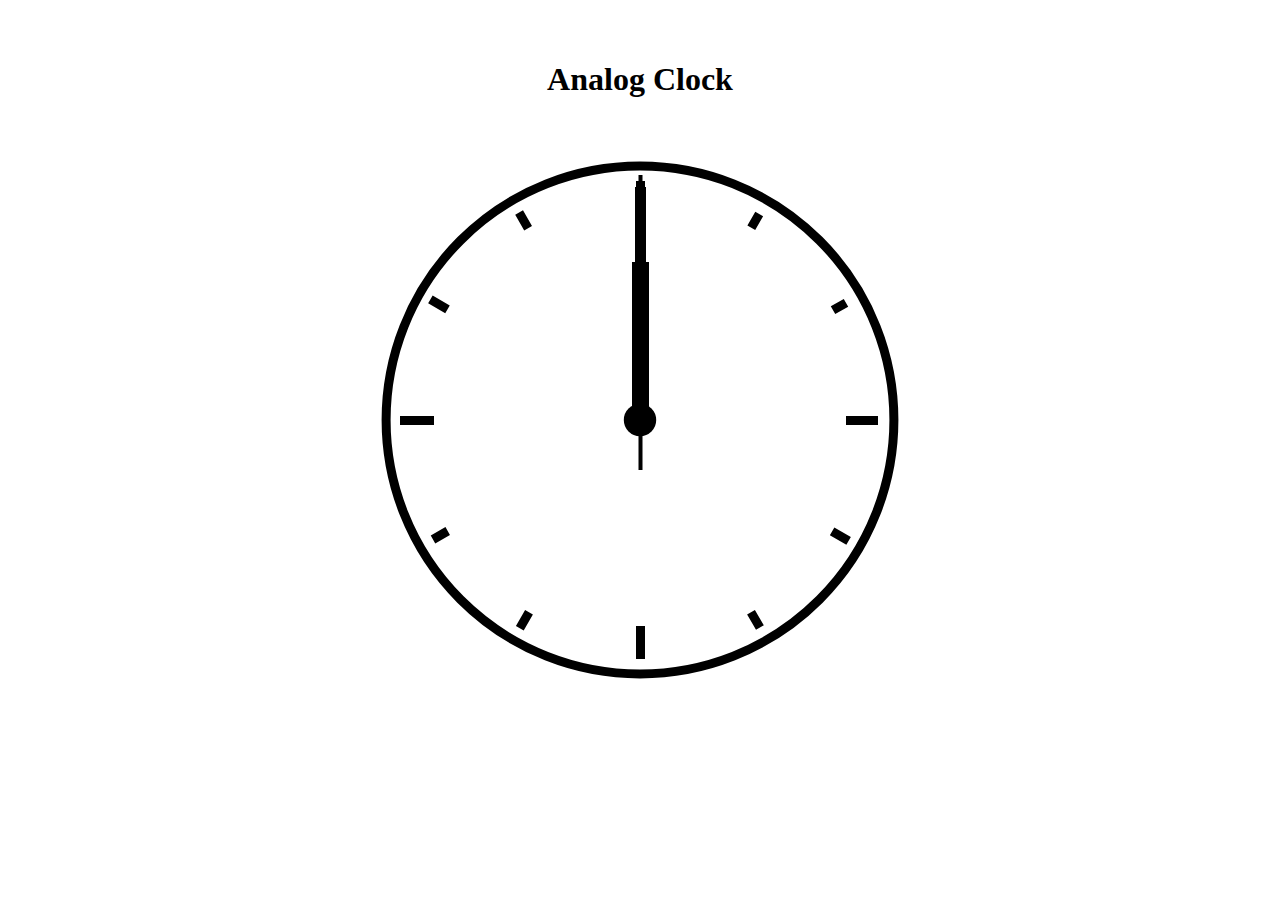
<file: Project Analog Clock/index.html>
<!DOCTYPE html>
<html lang="en-US">

<head>
    <meta charset="UTF-8">
    <meta name="viewport" content="width=device-width, initial-scale=1">
    <title>A Digital Analog Clock</title>
    <link rel="stylesheet" href="style.css" type="text/css" media="all">
    <script src="script.js" defer></script>
</head>

<body>
<main class="main">
    <div class="clockbox">
        <h1 style="text-align: center;">Analog Clock</h1>
        <svg id="clock" xmlns="http://www.w3.org/2000/svg" width="600" height="600" viewBox="0 0 600 600">
            <g id="face">
                <circle class="circle" cx="300" cy="300" r="253.9"/>
                <path class="hour-marks" d="M300.5 94V61M506 300.5h32M300.5 506v33M94 300.5H60M411.3 107.8l7.9-13.8M493 190.2l13-7.4M492.1 411.4l16.5 9.5M411 492.3l8.9 15.3M189 492.3l-9.2 15.9M107.7 411L93 419.5M107.5 189.3l-17.1-9.9M188.1 108.2l-9-15.6"/>
                <circle class="mid-circle" cx="300" cy="300" r="16.2"/>
            </g>
            <g id="hour">
                <path class="hour-arm" d="M300.5 298V142"/>
                <circle class="sizing-box" cx="300" cy="300" r="253.9"/>
            </g>
            <g id="minute">
                <path class="minute-arm" d="M300.5 298V67"/>
                <circle class="sizing-box" cx="300" cy="300" r="253.9"/>
            </g>
            <g id="second">
                <path class="second-arm" d="M300.5 350V55"/>
                <circle class="sizing-box" cx="300" cy="300" r="253.9"/>
            </g>
        </svg>
    </div><!-- .clockbox -->
</main>

</body>

</html>
</file>
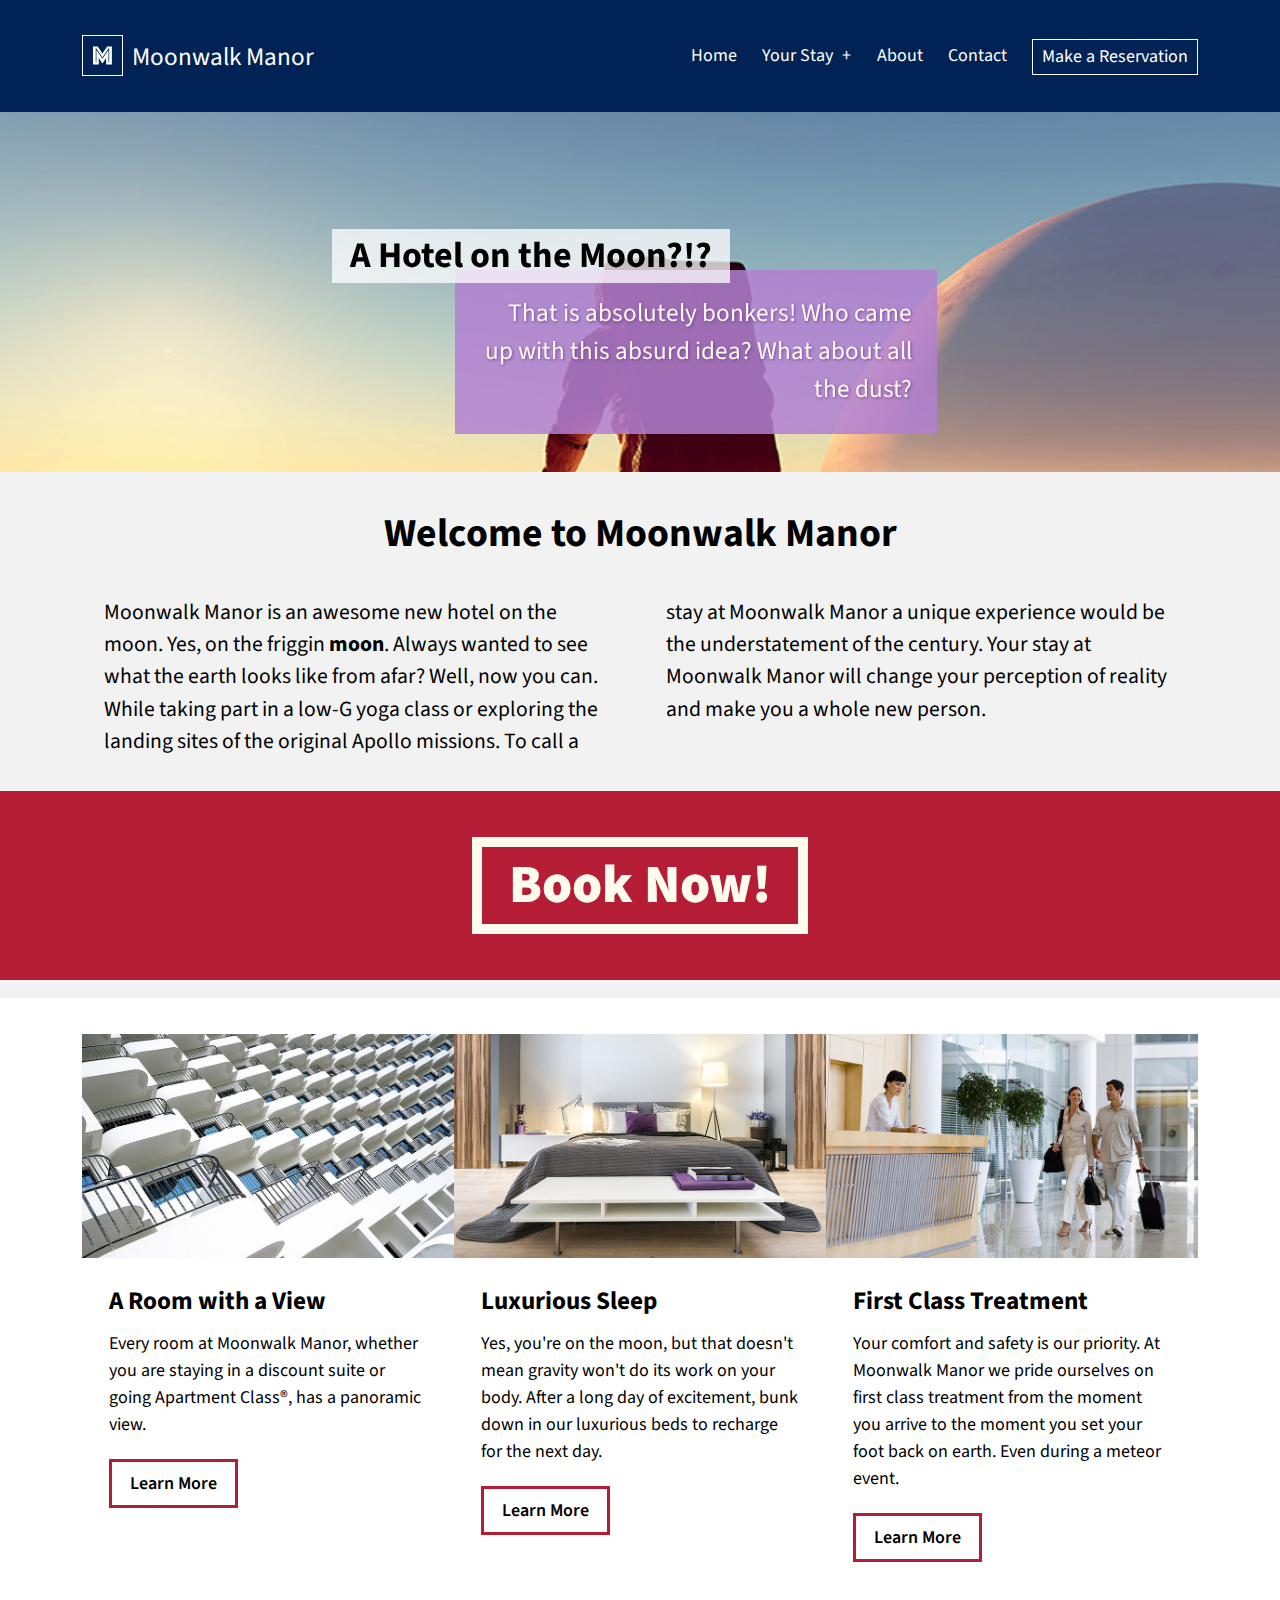
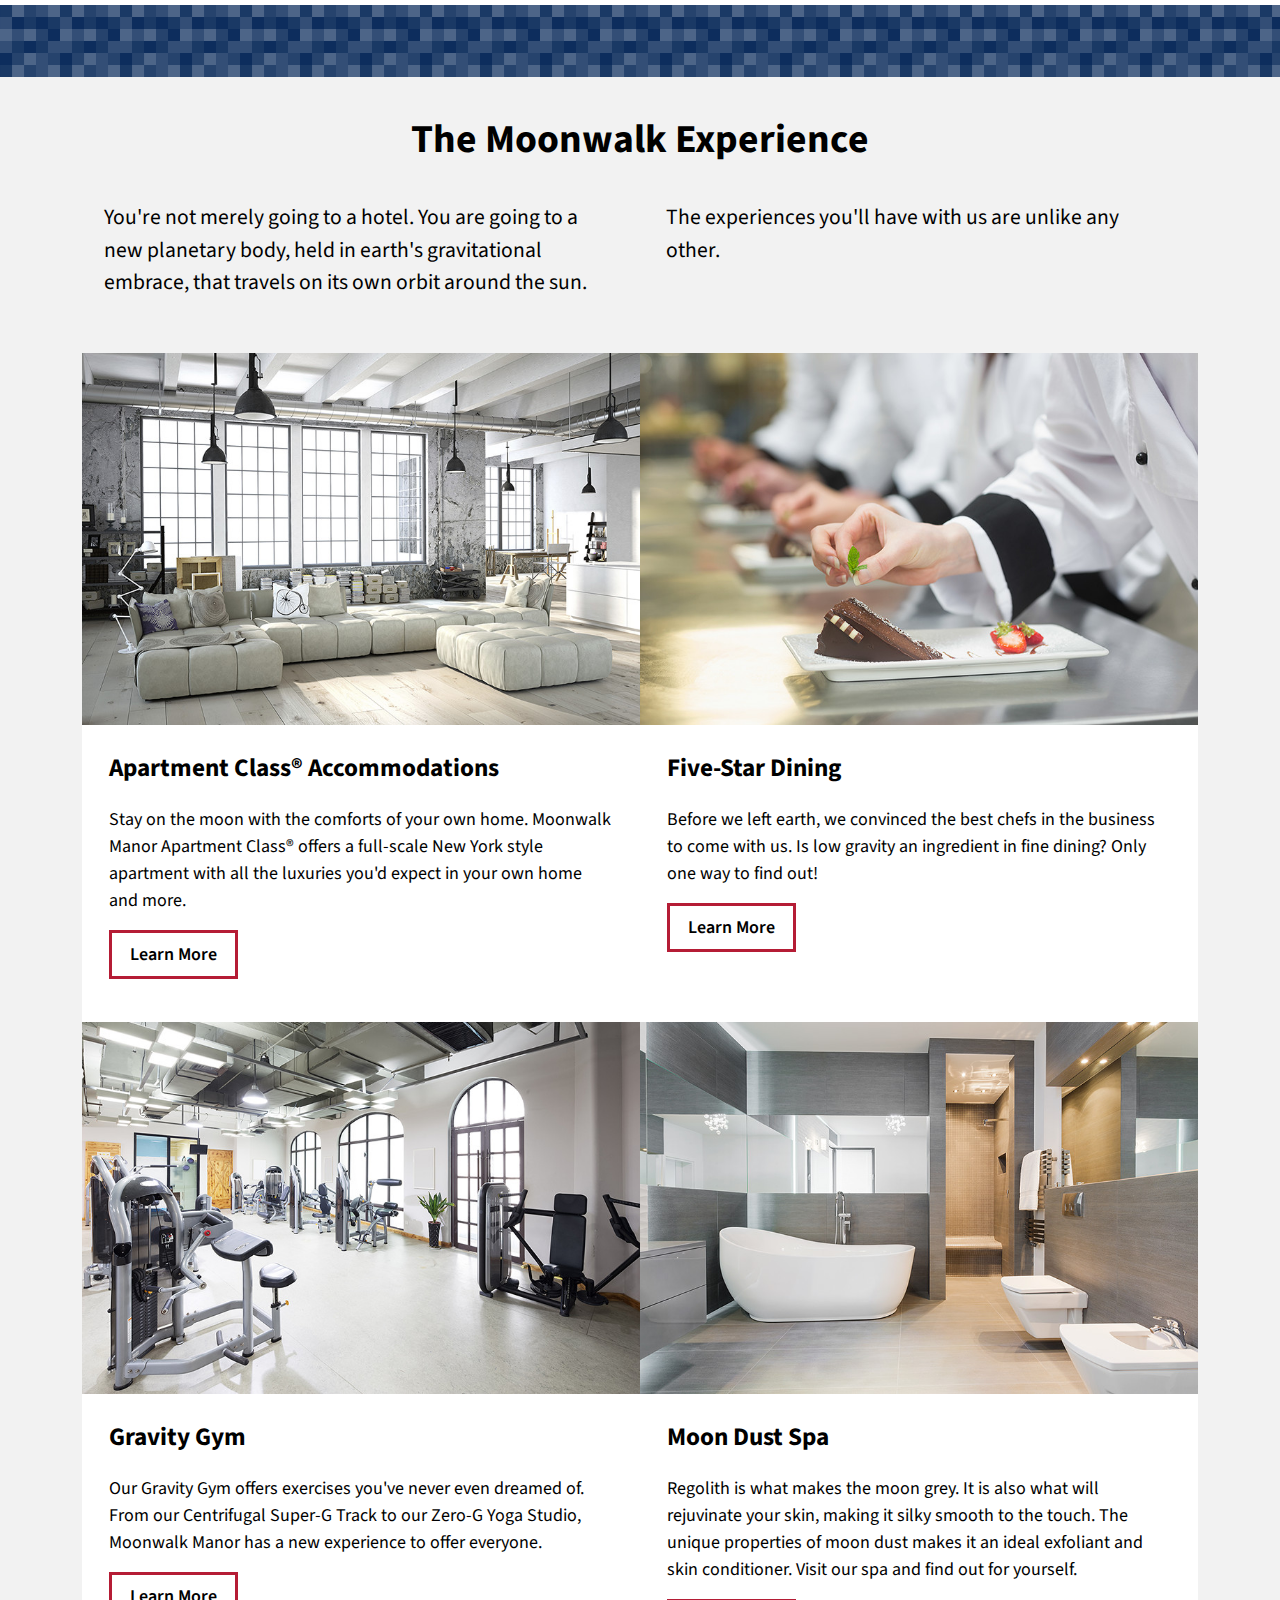
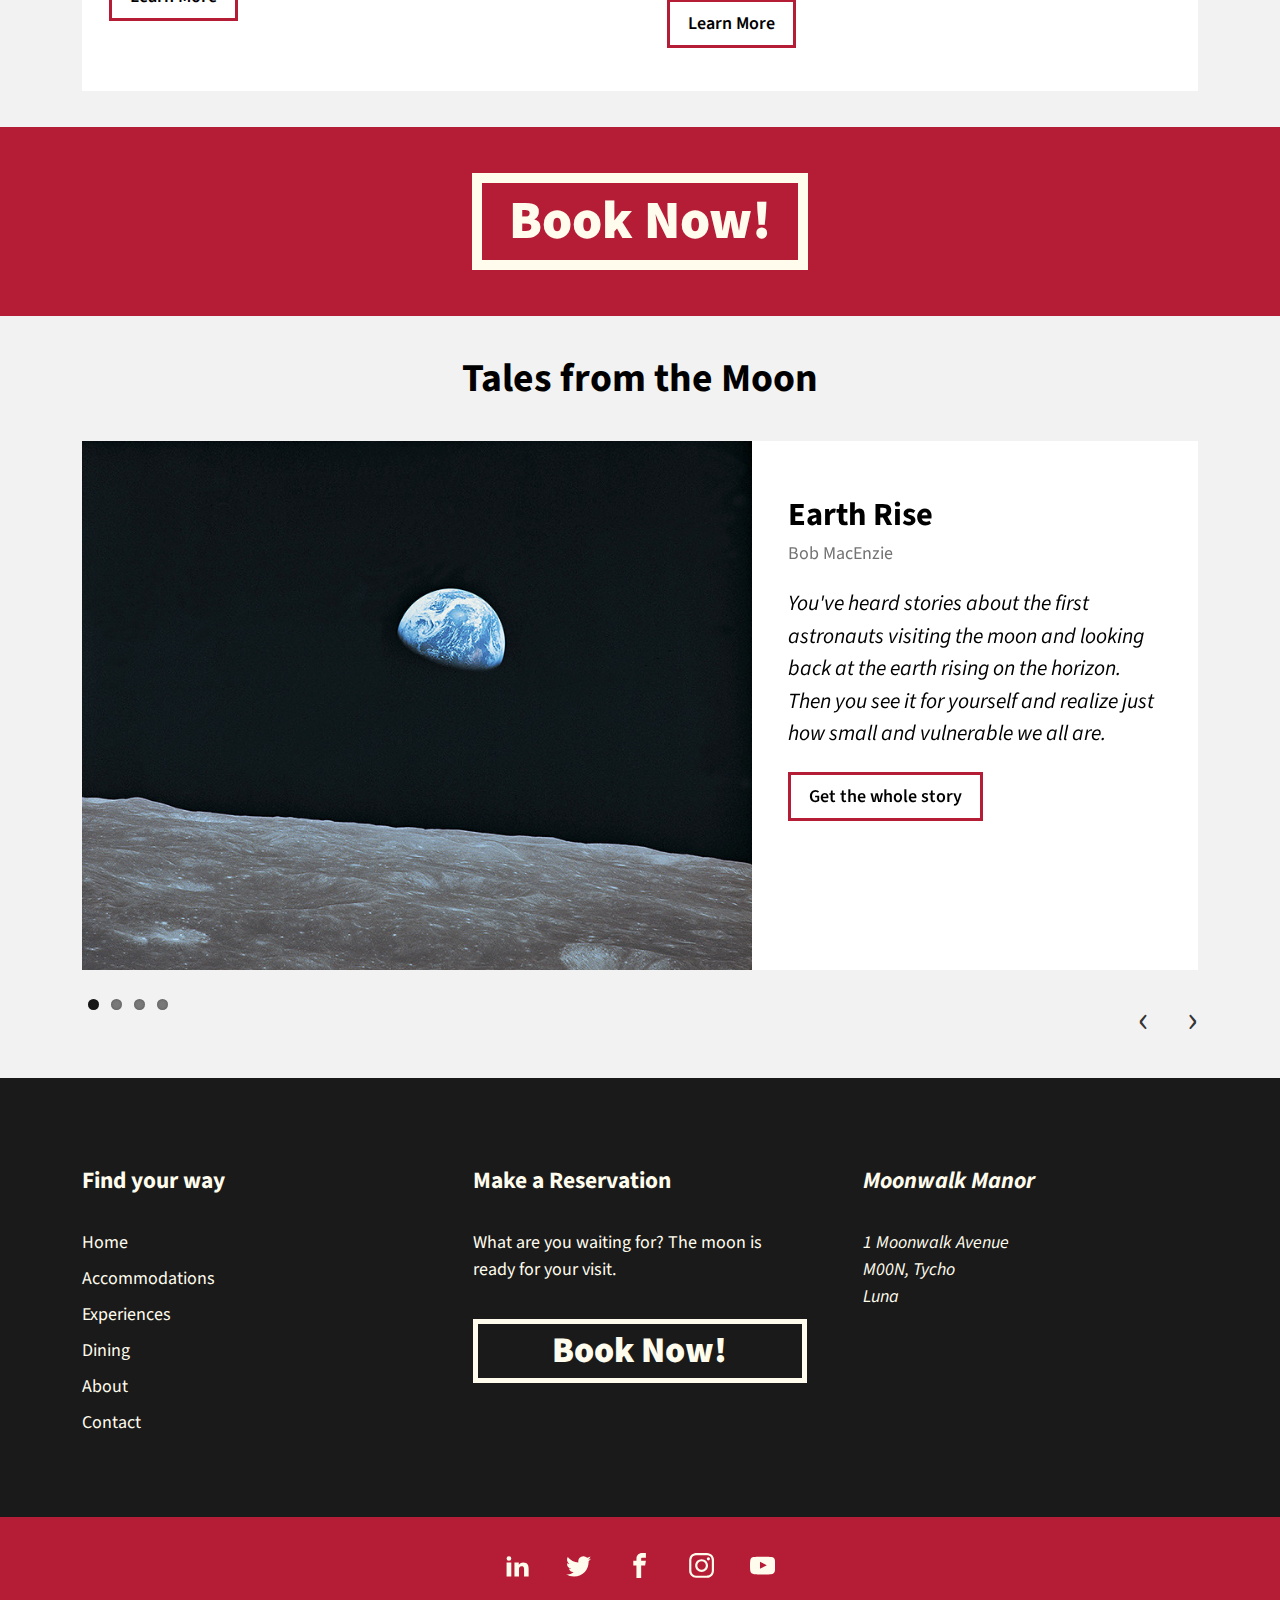
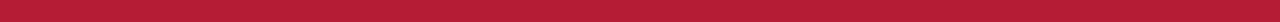
<file: Project Automated Responsive Images Markup/index.html>
<!DOCTYPE html>
<html lang="en-US">

<head>
    <meta charset="UTF-8">
    <meta name="viewport" content="width=device-width, initial-scale=1">
    <title>Moonwalk Manor - Your Haven in Space</title>
    <link rel="stylesheet" href="//fonts.googleapis.com/css?family=Source+Sans+Pro:400,400i,700,700i,900,900i" type="text/css" media="all">
    <link rel="stylesheet" href="style-main.css" type="text/css" media="all">

    <script src="JS/script.js" defer></script>
    <script src="JS/libs/flexibility.js"></script>
    <script>
        /*! grunt-grunticon Stylesheet Loader - v2.1.6 | https://github.com/filamentgroup/grunticon | (c) 2015 Scott Jehl, Filament Group, Inc. | MIT license. */
        !function(){function e(e,n,t){"use strict";var o=window.document.createElement("link"),r=n||window.document.getElementsByTagName("script")[0],a=window.document.styleSheets;return o.rel="stylesheet",o.href=e,o.media="only x",r.parentNode.insertBefore(o,r),o.onloadcssdefined=function(e){for(var n,t=0;t<a.length;t++)a[t].href&&a[t].href===o.href&&(n=!0);n?e():setTimeout(function(){o.onloadcssdefined(e)})},o.onloadcssdefined(function(){o.media=t||"all"}),o}function n(e,n){e.onload=function(){e.onload=null,n&&n.call(e)},"isApplicationInstalled"in navigator&&"onloadcssdefined"in e&&e.onloadcssdefined(n)}!function(t){var o=function(r,a){"use strict";if(r&&3===r.length){var i=t.navigator,c=t.document,s=t.Image,d=!(!c.createElementNS||!c.createElementNS("http://www.w3.org/2000/svg","svg").createSVGRect||!c.implementation.hasFeature("http://www.w3.org/TR/SVG11/feature#Image","1.1")||t.opera&&-1===i.userAgent.indexOf("Chrome")||-1!==i.userAgent.indexOf("Series40")),l=new s;l.onerror=function(){o.method="png",o.href=r[2],e(r[2])},l.onload=function(){var t=1===l.width&&1===l.height,i=r[t&&d?0:t?1:2];t&&d?o.method="svg":t?o.method="datapng":o.method="png",o.href=i,n(e(i),a)},l.src="[data-uri]",c.documentElement.className+=" grunticon"}};o.loadCSS=e,o.onloadCSS=n,t.grunticon=o}(this),function(e,n){"use strict";var t=n.document,o="grunticon:",r=function(e){if(t.attachEvent?"complete"===t.readyState:"loading"!==t.readyState)e();else{var n=!1;t.addEventListener("readystatechange",function(){n||(n=!0,e())},!1)}},a=function(e){return n.document.querySelector('link[href$="'+e+'"]')},i=function(e){var n,t,r,a,i,c,s={};if(n=e.sheet,!n)return s;t=n.cssRules?n.cssRules:n.rules;for(var d=0;d<t.length;d++)r=t[d].cssText,a=o+t[d].selectorText,i=r.split(");")[0].match(/US\-ASCII\,([^"']+)/),i&&i[1]&&(c=decodeURIComponent(i[1]),s[a]=c);return s},c=function(e){var n,r,a,i;a="data-grunticon-embed";for(var c in e){i=c.slice(o.length);try{n=t.querySelectorAll(i)}catch(s){continue}r=[];for(var d=0;d<n.length;d++)null!==n[d].getAttribute(a)&&r.push(n[d]);if(r.length)for(d=0;d<r.length;d++)r[d].innerHTML=e[c],r[d].style.backgroundImage="none",r[d].removeAttribute(a)}return r},s=function(n){"svg"===e.method&&r(function(){c(i(a(e.href))),"function"==typeof n&&n()})};e.embedIcons=c,e.getCSS=a,e.getIcons=i,e.ready=r,e.svgLoadedCallback=s,e.embedSVG=s}(grunticon,this)}();
        grunticon(["gfx/icons.data.svg.css", "gfx/icons.data.png.css", "gfx/icons.fallback.css"], grunticon.svgLoadedCallback);
    </script>
    <noscript><link href="gfx/icons.fallback.css" rel="stylesheet"></noscript>
</head>

<body>
    <a class="skip-link screen-reader-text" href="#content">Skip to content</a>

    <header class="masthead clear">
        <div class="site-header centered">
            <div class="site-branding">
                <h1 class="site-title"><a href="/"><span class="icon-mmlogo" data-grunticon-embed></span>Moonwalk Manor</a></h1>
            </div><!-- .site-title -->
            <nav id="multi-level-nav" class="menu multi-level-nav">
                <ul>
                    <li><a href="#">Home</a></li>
                    <li class="has-children">
                        <a href="#">Your Stay<button class="dropdown-toggle" aria-expanded="false"><span class="screen-reader-text">Expand child menu</span></button></a>
                        <ul class="sub-menu">
                            <li><a href="#">Experiences</a></li>
                            <li><a href="#">Dining</a></li>
                            <li><a href="#">Amenities</a></li>
                        </ul>
                    </li>
                    <li><a href="#">About</a></li>
                    <li><a href="#">Contact</a></li>
                    <li><a class="reserve" href="#">Make a Reservation</a></li>
                </ul>
            </nav><!-- #multi-level-nav .multi-level-nav -->
        </div><!-- .centered -->

    </header><!-- .masthead -->

    <div id="showcase" class="promo-area">
        <div class="front-slider flexslider">
            <ul class="slides">
                <li>
                    <img src="images/mainpromo/welcome01-800.jpg" alt="" data-type="showcase" />
                </li>
                <li>
                    <img src="images/mainpromo/welcome02-800.jpg" alt="" data-type="showcase" />
                </li>
                <li>
                    <img src="images/mainpromo/welcome03-800.jpg" alt="" data-type="showcase" />
                </li>
                <li>
                    <img src="images/mainpromo/welcome04-800.jpg" alt="" data-type="showcase" />
                </li>
            </ul>
        </div><!-- .flexslider -->
        <div class="promo-content">
            <div class="promo-text">
                <h2 class="promo-title">A Hotel on the Moon?!?</h2>
                <p class="promo-lede">That is absolutely bonkers! Who came up with this absurd idea? What about all the dust?</p>
            </div><!-- .promo-text -->
        </div><!-- .promo-content -->
    </div><!-- #showcase .promo-area -->

    <main class="main-area">

        <div class="top-pitch centered">
            <h2 class="main-title">Welcome to Moonwalk Manor</h2>
            <p class="teaser two-column">
                Moonwalk Manor is an awesome new hotel on the moon. Yes, on the friggin <strong>moon</strong>. Always wanted to see what the earth looks like from afar? Well, now you can. While taking part in a low-G yoga class or exploring the landing sites of the original Apollo missions. To call a stay at Moonwalk Manor a unique experience would be the understatement of the century. Your stay at Moonwalk Manor will change your perception of reality and make you a whole new person.
            </p>
        </div><!-- .pitch centered -->
        <div class="cta">
            <a href="#">Book Now!</a>
        </div><!-- .cta -->

        <section class="main-pitch">
            <div class="three-reasons centered">
                <figure class="reason">
                    <a href="">
                        <img src="images/mainpromo/welcome02-800.jpg" alt="" data-type="reason" />
                    </a>
                    <figcaption>
                        <h3 class="content-title">A Room with a View</h3>
                        <p>Every room at Moonwalk Manor, whether you are staying in a discount suite or going Apartment Class&reg;, has a panoramic view.</p>
                        <a class="content-button" href="#">Learn More<span class="screen-reader-text"> about the views.</span></a>
                    </figcaption>
                </figure><!-- .reason -->
                <figure class="reason">
                    <a href="">
                        <img src="images/mainpromo/welcome03-800.jpg" alt="" data-type="reason" />
                    </a>
                    <figcaption>
                        <h3 class="content-title">Luxurious Sleep</h3>
                        <p>Yes, you're on the moon, but that doesn't mean gravity won't do its work on your body. After a long day of excitement, bunk down in our luxurious beds to recharge for the next day.</p>
                        <a class="content-button" href="#">Learn More<span class="screen-reader-text"> about our amazing beds.</span></a>
                    </figcaption>
                </figure><!-- .reason -->
                <figure class="reason">
                    <a href="">
                        <img src="images/mainpromo/welcome04-800.jpg" alt="" data-type="reason" />
                    </a>
                    <figcaption>
                        <h3 class="content-title">First Class Treatment</h3>
                        <p>Your comfort and safety is our priority. At Moonwalk Manor we pride ourselves on first class treatment from the moment you arrive to the moment you set your foot back on earth. Even during a meteor event.</p>
                        <a class="content-button" href="#">Learn More<span class="screen-reader-text"> about meteor shelters and our liability waiver.</span></a>
                    </figcaption>
                </figure><!-- .reason -->
            </div><!-- .three-reasons centered -->
        </section><!-- .main-pitch -->

        <section class="pitch">
            <div class="centered">
                <h2 class="main-title">The Moonwalk Experience</h2>
                <p class="teaser two-column">
                    You're not merely going to a hotel. You are going to a new planetary body, held in earth's gravitational embrace, that travels on its own orbit around the sun. The experiences you'll have with us are unlike any other.
                </p>
            </div><!-- .centered -->
        </section><!-- .pitch centered -->

        <section class="features centered">
            <figure class="feature">
                <a href="#">
                    <img src="images/experience/apartmentclass-800.jpg" alt="" data-type="feature" />
                </a>
                <figcaption>
                    <h3 class="content-title">Apartment Class&reg; Accommodations</h3>
                    <p>Stay on the moon with the comforts of your own home. Moonwalk Manor Apartment Class&reg; offers a full-scale New York style apartment with all the luxuries you'd expect in your own home and more.</p>
                    <a class="content-button" href="#">Learn More<span class="screen-reader-text"> about Apartment Class&reg; living.</span></a>
                </figcaption>
            </figure><!-- .feature -->
            <figure class="feature">
                <a href="#">
                    <img src="images/experience/fivestardining-800.jpg" alt="" data-type="feature" />
                </a>
                <figcaption>
                    <h3 class="content-title">Five-Star Dining</h3>
                    <p>Before we left earth, we convinced the best chefs in the business to come with us. Is low gravity an ingredient in fine dining? Only one way to find out!</p>
                    <a class="content-button" href="#">Learn More<span class="screen-reader-text"> about Explosive Decompression Ice Cream.</span></a>
                </figcaption>
            </figure><!-- .feature -->
            <figure class="feature">
                <a href="#">
                    <img src="images/experience/gravitygym-800.jpg" alt="" data-type="feature" />
                </a>
                <figcaption>
                    <h3 class="content-title">Gravity Gym</h3>
                    <p>Our Gravity Gym offers exercises you've never even dreamed of. From our Centrifugal Super-G Track to our Zero-G Yoga Studio, Moonwalk Manor has a new experience to offer everyone.</p>
                    <a class="content-button" href="#">Learn More<span class="screen-reader-text"> about freefall vertigo.</span></a>
                </figcaption>
            </figure><!-- .feature -->
            <figure class="feature">
                <a href="#">
                    <img src="images/experience/spa-800.jpg" alt="" data-type="feature" />
                </a>
                <figcaption>
                    <h3 class="content-title">Moon Dust Spa</h3>
                    <p>Regolith is what makes the moon grey. It is also what will rejuvinate  your skin, making it silky smooth to the touch. The unique properties of moon dust makes it an ideal exfoliant and skin conditioner. Visit our spa and find out for yourself.</p>
                    <a class="content-button" href="#">Learn More<span class="screen-reader-text"> about regolith rash.</span></a>
                </figcaption>
            </figure><!-- .feature -->

        </section><!-- .features centered -->

        <div class="cta">
            <a href="#">Book Now!</a>
        </div><!-- .cta -->

        <h2 class="main-title">Tales from the Moon</h2>
        <section class="stories centered">
            <!-- slider -->
            <div class="story-slider flexslider">
                <ul class="slides">
                    <li>
                        <figure class="story-wrapper">
                            <img src="images/testimonials/bluepebble-800.jpg" alt="" data-type="story" />
                            <figcaption class="story">
                                <h3 class="story-header">Earth Rise</h3>
                                <div class="author">Bob MacEnzie</div>
                                <p>You've heard stories about the first astronauts visiting the moon and looking back at the earth rising on the horizon. Then you see it for yourself and realize just how small and vulnerable we all are.</p>
                                <a href="#" class="content-button">Get the whole story</a>
                            </figcaption>
                        </figure>
                    </li>
                    <li>
                        <figure class="story-wrapper">
                            <img src="images/testimonials/earth-800.jpg" alt="" data-type="story" />
                            <figcaption class="story">
                                <h3 class="story-header">Earth Seen from Heaven</h3>
                                <div class="author">Judy Blench</div>
                                <p>Rising up through the atmosphere, I saw the three-dimensionality of Earth for the first time. I was a flat-earther until that moment, but now I realize the turtles must be in a different dimension.</p>
                                <a href="#" class="content-button">Get the whole story</a>
                            </figcaption>
                        </figure>
                    </li>
                    <li>
                        <figure class="story-wrapper">
                            <img src="images/testimonials/footprint-800.jpg" alt="" data-type="story" />
                            <figcaption class="story">
                                <h3 class="story-header">Footprints in the Regolith</h3>
                                <div class="author">Maiken Endersen</div>
                                <p>One small step for man. A million small footprints from giddy tourists. I wonder if anyone will look at a picture of mine in the future and dream of being the first woman on a new planet.</p>
                                <a href="#" class="content-button">Get the whole story</a>
                            </figcaption>
                        </figure>
                    </li>
                    <li>
                        <figure class="story-wrapper">
                            <img src="images/testimonials/zerog-800.jpg" alt="" data-type="story" />
                            <figcaption class="story">
                                <h3 class="story-header">Falling through gravity</h3>
                                <div class="author">Maiken Endersen</div>
                                <p>I thought I knew yoga and how to control my body. Was I ever wrong. I have learned more about myself in two days in the Zero-G Yoga Studio than I had in 20 years of regular floor-based practice.</p>
                                <a href="#" class="content-button">Get the whole story</a>
                            </figcaption>
                        </figure>
                    </li>
                </ul>
            </div><!-- .story-slider -->
        </section><!-- .stories centered -->

    </main><!-- .main-area -->

    <footer class="footer">
        <section class="footer-widgets centered">
            <div class="widget footer-menu">
                <h4 class="widget-title">Find your way</h4>
                <ul>
                    <li><a href="#">Home</a></li>
                    <li><a href="#">Accommodations</a></li>
                    <li><a href="#">Experiences</a></li>
                    <li><a href="#">Dining</a></li>
                    <li><a href="#">About</a></li>
                    <li><a href="#">Contact</a></li>
                </ul>
            </div><!-- .widget -->
            <div class="widget footer-cta">
                <h4 class="widget-title">Make a Reservation</h4>
                <p>What are you waiting for? The moon is ready for your visit.</p>
                <a href="#">Book Now!</a>

            </div><!-- .widget -->
            <div class="widget footer-address">
                <address>
                    <h4 class="widget-title">Moonwalk Manor</h4>
                    <p>
                        1 Moonwalk Avenue<br>
                        M00N, Tycho<br>
                        Luna
                    </p>
                </address>
            </div><!-- .widget -->
        </section><!-- .footer-widgets -->
        <nav class="social-nav" role="navigation">
            <ul>
                <li><a class="icon-linkedin" data-grunticon-embed href="https://linkedin.com"><span class="screen-reader-text">LinkedIn</span></a></li>
                <li><a class="icon-twitter" data-grunticon-embed href="https://twitter.com"><span class="screen-reader-text">Twitter</span></a></li>
                <li><a class="icon-facebook" data-grunticon-embed href="https://facebook.com"><span class="screen-reader-text">Facebook</span></a></li>
                <li><a class="icon-instagram" data-grunticon-embed href="https://instagram.com"><span class="screen-reader-text">Instagram</span></a></li>
                <li><a class="icon-youtube" data-grunticon-embed href="https://youtube.com"><span class="screen-reader-text">YouTube</span></a></li>
            </ul>
        </nav><!-- .social-nav -->
    </footer><!-- .footer -->

    <script src="JS/libs/jquery-2.1.3.min.js"></script>
    <script src="JS/libs/jquery.flexslider-min.js"></script>
    <script src="JS/menu-toggle.js"></script>
    <script src="JS/flexslider.js"></script>

</body>

</html>
</file>
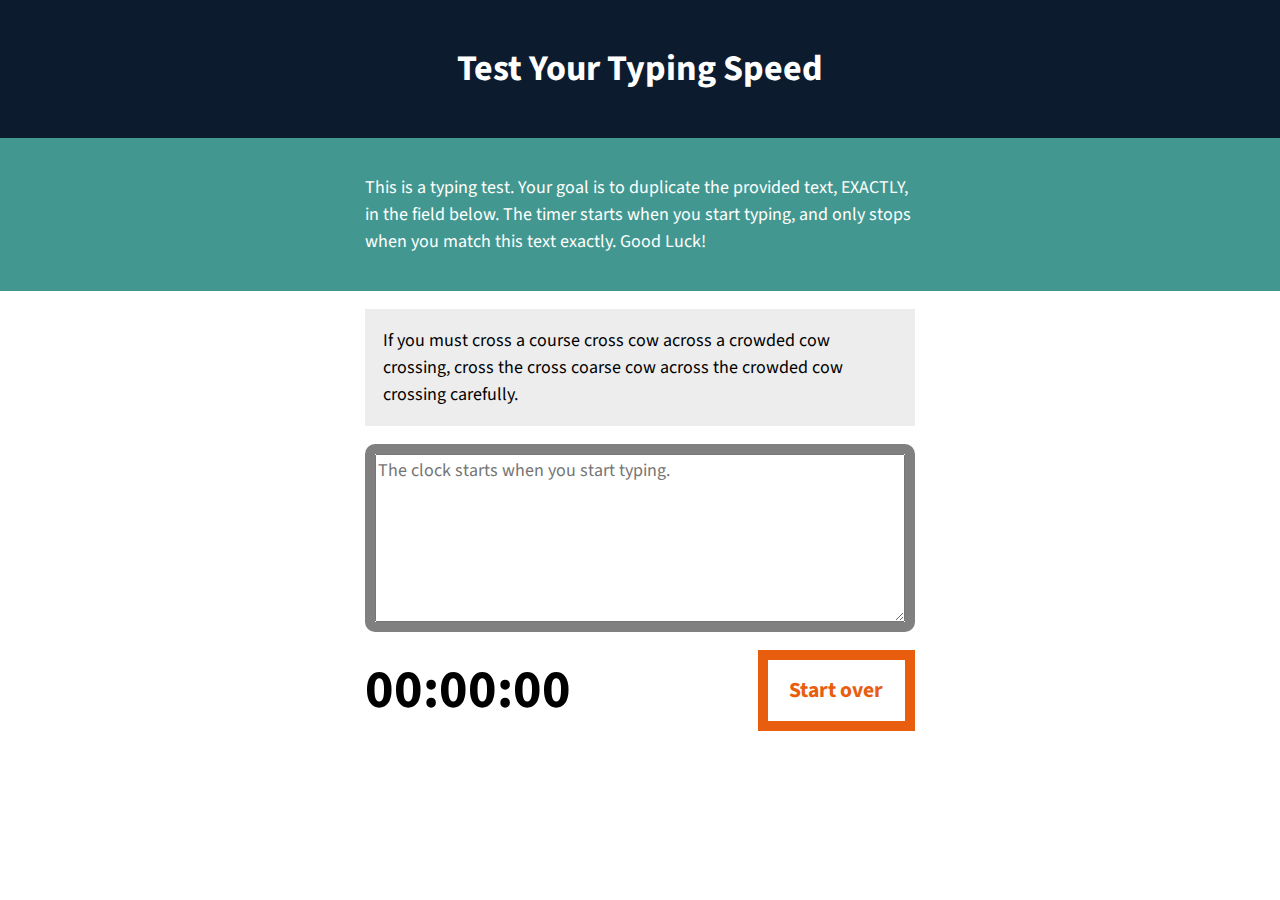
<file: Project Typing Speed Tester/index.html>
<!DOCTYPE html>
<html lang="en-US">

<head>
    <meta charset="UTF-8">
    <meta name="viewport" content="width=device-width, initial-scale=1">
    <title>JS Typing Speed Test</title>
    <script src="script.js" async></script>
    <link rel="stylesheet" href="//fonts.googleapis.com/css?family=Source+Sans+Pro:400,400i,700,700i,900,900i" type="text/css" media="all">
    <link rel="stylesheet" href="style.css">
</head>

<body>
    <header class="masthead">
        <h1>Test Your Typing Speed</h1>
    </header>
    <main class="main">
        <article class="intro">
            <p>This is a typing test. Your goal is to duplicate the provided text, EXACTLY, in the field below. The timer starts when you start typing, and only stops when you match this text exactly. Good Luck!</p>
        </article><!-- .intro -->
        <section class="test-area">
            <div id="origin-text">
                <p>If you must cross a course cross cow across a crowded cow crossing, cross the cross coarse cow across the crowded cow crossing carefully.</p>
            </div><!-- #origin-text -->

            <div class="test-wrapper">
                <textarea id="test-area" name="textarea" rows="6" placeholder="The clock starts when you start typing."></textarea>
            </div><!-- .test-wrapper -->

            <div class="meta">
                <section id="clock">
                    <div class="timer">00:00:00</div>
                </section>

                <button id="reset">Start over</button>
            </div><!-- .meta -->
        </section><!-- .test-area -->
    </main>

</body>

</html>
</file>
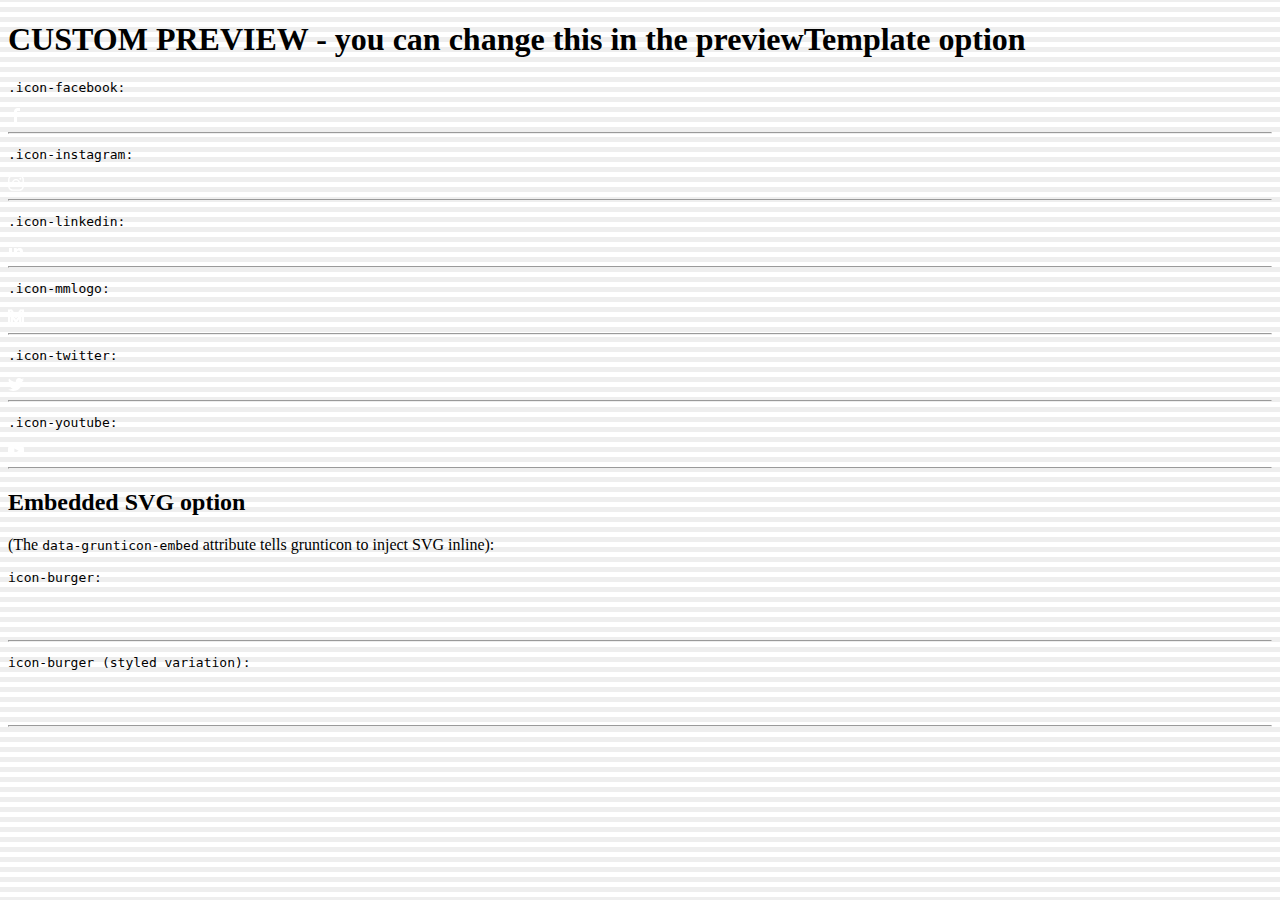
<file: Project Automated Responsive Images Markup/gfx/preview.html>
<!doctype HTML>
<html>
	<head>
		<title>Icons Preview!</title>
		<meta charset="utf-8">
		<style>
			body {
				background-image: linear-gradient(#eee 25%, transparent 25%, transparent), linear-gradient(#eee 25%, transparent 25%, transparent), linear-gradient(transparent 75%, #eee 75%), linear-gradient(transparent 75%, #eee 75%);
				width: auto;
				background-size: 10px 10px;
			}
		</style>
		<script>
			/*! grunt-grunticon Stylesheet Loader - v2.1.6 | https://github.com/filamentgroup/grunticon | (c) 2015 Scott Jehl, Filament Group, Inc. | MIT license. */

!function(){function e(e,n,t){"use strict";var o=window.document.createElement("link"),r=n||window.document.getElementsByTagName("script")[0],a=window.document.styleSheets;return o.rel="stylesheet",o.href=e,o.media="only x",r.parentNode.insertBefore(o,r),o.onloadcssdefined=function(e){for(var n,t=0;t<a.length;t++)a[t].href&&a[t].href===o.href&&(n=!0);n?e():setTimeout(function(){o.onloadcssdefined(e)})},o.onloadcssdefined(function(){o.media=t||"all"}),o}function n(e,n){e.onload=function(){e.onload=null,n&&n.call(e)},"isApplicationInstalled"in navigator&&"onloadcssdefined"in e&&e.onloadcssdefined(n)}!function(t){var o=function(r,a){"use strict";if(r&&3===r.length){var i=t.navigator,c=t.document,s=t.Image,d=!(!c.createElementNS||!c.createElementNS("http://www.w3.org/2000/svg","svg").createSVGRect||!c.implementation.hasFeature("http://www.w3.org/TR/SVG11/feature#Image","1.1")||t.opera&&i.userAgent.indexOf("Chrome")===-1||i.userAgent.indexOf("Series40")!==-1),l=new s;l.onerror=function(){o.method="png",o.href=r[2],e(r[2])},l.onload=function(){var t=1===l.width&&1===l.height,i=r[t&&d?0:t?1:2];t&&d?o.method="svg":t?o.method="datapng":o.method="png",o.href=i,n(e(i),a)},l.src="[data-uri]",c.documentElement.className+=" grunticon"}};o.loadCSS=e,o.onloadCSS=n,t.grunticon=o}(this),function(e,n){"use strict";var t=n.document,o="grunticon:",r=function(e){if(t.attachEvent?"complete"===t.readyState:"loading"!==t.readyState)e();else{var n=!1;t.addEventListener("readystatechange",function(){n||(n=!0,e())},!1)}},a=function(e){return n.document.querySelector('link[href$="'+e+'"]')},i=function(e){var n,t,r,a,i,c,s={};if(n=e.sheet,!n)return s;t=n.cssRules?n.cssRules:n.rules;for(var d=0;d<t.length;d++)r=t[d].cssText,a=o+t[d].selectorText,i=r.split(");")[0].match(/US\-ASCII\,([^"']+)/),i&&i[1]&&(c=decodeURIComponent(i[1]),s[a]=c);return s},c=function(e){var n,r,a,i;a="data-grunticon-embed";for(var c in e){i=c.slice(o.length);try{n=t.querySelectorAll(i)}catch(e){continue}r=[];for(var s=0;s<n.length;s++)null!==n[s].getAttribute(a)&&r.push(n[s]);if(r.length)for(s=0;s<r.length;s++)r[s].innerHTML=e[c],r[s].style.backgroundImage="none",r[s].removeAttribute(a)}return r},s=function(n){"svg"===e.method&&r(function(){c(i(a(e.href))),"function"==typeof n&&n()})};e.embedIcons=c,e.getCSS=a,e.getIcons=i,e.ready=r,e.svgLoadedCallback=s,e.embedSVG=s}(grunticon,this)}();
			
			grunticon(["icons.data.svg.css", "icons.data.png.css", "icons.fallback.css"], grunticon.svgLoadedCallback);
		</script>
		<noscript><link href="icons.fallback.css" rel="stylesheet"></noscript>
	</head>
	<body>

		<h1>CUSTOM PREVIEW - you can change this in the previewTemplate option</h1>
			<pre><code>.icon-facebook:</code></pre><div class="icon-facebook" style="width: 16px; height: 16px;" ></div><hr/>
			<pre><code>.icon-instagram:</code></pre><div class="icon-instagram" style="width: 16px; height: 16px;" ></div><hr/>
			<pre><code>.icon-linkedin:</code></pre><div class="icon-linkedin" style="width: 16px; height: 16px;" ></div><hr/>
			<pre><code>.icon-mmlogo:</code></pre><div class="icon-mmlogo" style="width: 16px; height: 16px;" ></div><hr/>
			<pre><code>.icon-twitter:</code></pre><div class="icon-twitter" style="width: 16px; height: 16px;" ></div><hr/>
			<pre><code>.icon-youtube:</code></pre><div class="icon-youtube" style="width: 16px; height: 16px;" ></div><hr/>

		<h2 id="embedded-svg-option">Embedded SVG option</h2>
		<p>(The <code>data-grunticon-embed</code> attribute tells grunticon to inject SVG inline):</p>

		<pre><code>icon-burger:</code></pre><div class="icon-burger" data-grunticon-embed style="width: px; height: px;" ></div><hr/>

		<style>
			.icon-burger {
				width: 32px;
				height: 30px;
				display: inline-block;
			}
			  .icon-burger.alt .cheese {
		                fill: red;
		            }
				 .icon-burger.alt .buns {
		                fill: orange;
		            }
				  .icon-burger.alt .burger {
		                fill: yellow;
		            }
		 		 .icon-burger.alt .lettuce {
		                fill: green;
		            }

		</style>

		<pre><code>icon-burger (styled variation):</code></pre><div class="icon-burger alt" data-grunticon-embed></div><hr/>



</body>
</html>
</file>
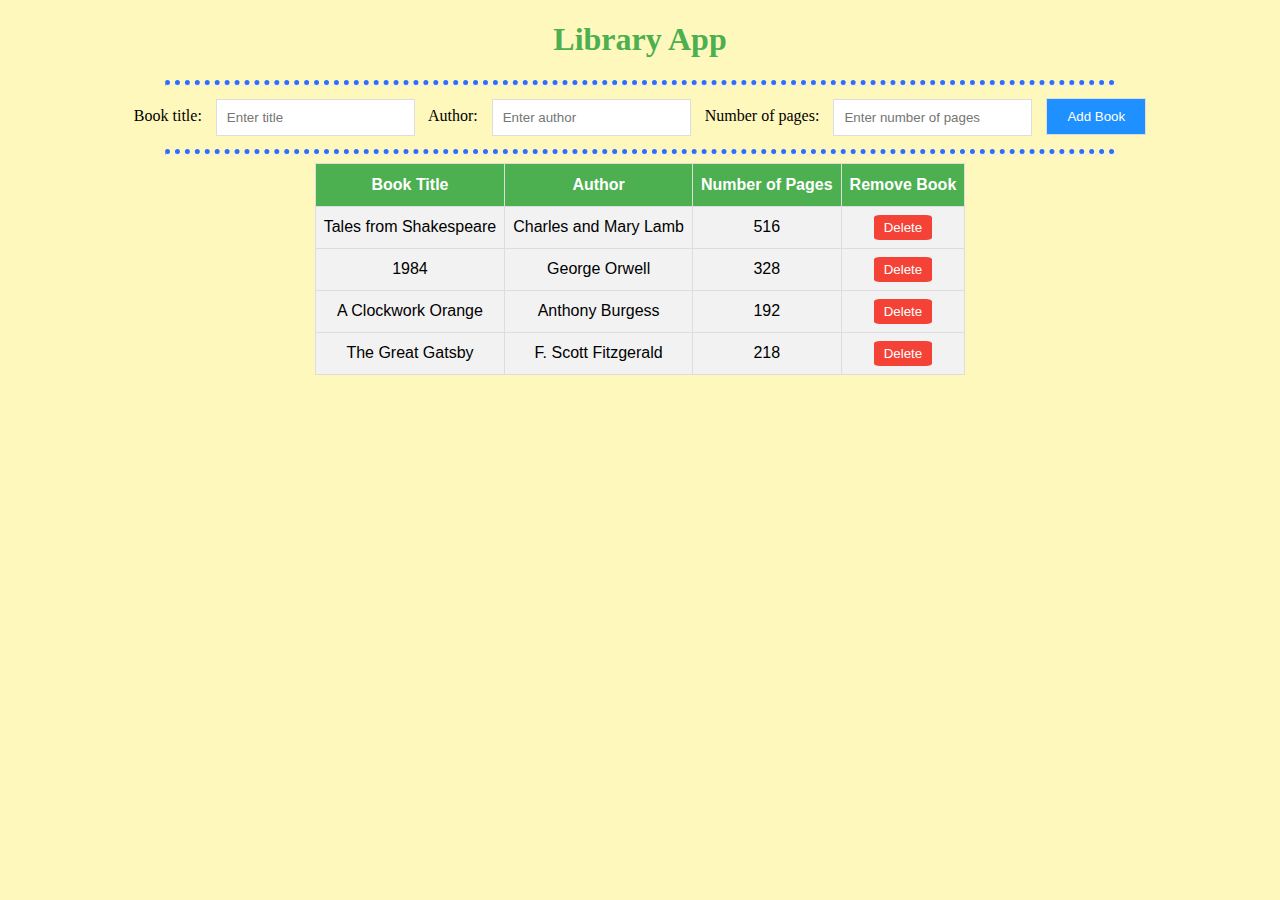
<file: The Odin Project/Project - Library/project_library.html>
<!DOCTYPE html>
<html lang="en">
<head>
    <meta charset="UTF-8">
    <meta name="viewport" content="width=device-width, initial-scale=1.0">
    <meta http-equiv="X-UA-Compatible" content="ie=edge">
    <link rel="stylesheet" href="project_library.css">
    <script src="project_library.js"></script>
    <title>Small Library App</title>
</head>
<body>
    <h1>Library App</h1>
    <hr>
    
    <!-- Add Book Form -->
    <form class="form-inline" id="add-form">
        <label for="title">Book title:</label>
        <input type="text" id="title" placeholder="Enter title" name="title">
        <label for="author">Author:</label>
        <input type="text" id="author" placeholder="Enter author" name="author">
        <label for="npages">Number of pages:</label>
        <input type="number" id="npages" placeholder="Enter number of pages" name="npages">
        <button type="button" onclick="addBookToLibrary(document.getElementById('title').value,
                                                        document.getElementById('author').value,
                                                        document.getElementById('npages').value)">Add Book</button>
    </form>

    <hr>

    <!-- Table to display the library of books -->
    <table id="library">
        <thead>
            <th>Book Title</th>
            <th>Author</th>
            <th>Number of Pages</th>
            <th>Remove Book</th>
        </thead>
        <tbody>
            <tr>
                <td>Tales from Shakespeare</td><td>Charles and Mary Lamb</td><td>516</td><td><button id="del-btn" onclick="removeBookFromLibrary()">Delete</button></td>
            </tr>
            <tr>
                <td>1984</td><td>George Orwell</td><td>328</td><td><button id="del-btn" onclick="removeBookFromLibrary()">Delete</button></td>
            </tr>
            <tr>
                <td>A Clockwork Orange</td><td>Anthony Burgess</td><td>192</td><td><button id="del-btn" onclick="removeBookFromLibrary()">Delete</button></td>
            </tr>
            <tr>
                <td>The Great Gatsby</td><td>F. Scott Fitzgerald</td><td>218</td><td><button id="del-btn" onclick="removeBookFromLibrary()">Delete</button></td>
            </tr>
        </tbody>
    </table>
</body>
</html>
</file>
<file: Project Analog Clock/style.css>
/* Layout */
.main {
    display: flex;
    padding: 2em;
    height: 90vh;
    justify-content: center;
    align-items: middle;
}

.clockbox,
#clock {
    width: 100%;
}

/* Clock styles */
.circle {
    fill: none;
    stroke: #000;
    stroke-width: 9;
    stroke-miterlimit: 10;
}

.mid-circle {
    fill: #000;
}
.hour-marks {
    fill: none;
    stroke: #000;
    stroke-width: 9;
    stroke-miterlimit: 10;
}

.hour-arm {
    fill: none;
    stroke: #000;
    stroke-width: 17;
    stroke-miterlimit: 10;
}

.minute-arm {
    fill: none;
    stroke: #000;
    stroke-width: 11;
    stroke-miterlimit: 10;
}

.second-arm {
    fill: none;
    stroke: #000;
    stroke-width: 4;
    stroke-miterlimit: 10;
}

/* Transparent box ensuring arms center properly. */
.sizing-box {
    fill: none;
}

/* Make all arms rotate around the same center point. */
/* Optional: Use transition for animation. */
#hour,
#minute,
#second {
    transform-origin: 300px 300px;
    transition: transform .5s ease-in-out;
}
</file>
<file: Project Automated Responsive Images Markup/gfx/icons.fallback.css>
.icon-facebook { background-image: url('png/facebook.png'); background-repeat: no-repeat; }

.icon-instagram { background-image: url('png/instagram.png'); background-repeat: no-repeat; }

.icon-linkedin { background-image: url('png/linkedin.png'); background-repeat: no-repeat; }

.icon-mmlogo { background-image: url('png/mmlogo.png'); background-repeat: no-repeat; }

.icon-twitter { background-image: url('png/twitter.png'); background-repeat: no-repeat; }

.icon-youtube { background-image: url('png/youtube.png'); background-repeat: no-repeat; }
</file>
<file: Project Typing Speed Tester/style.css>
/*--------------------------------------------------------------
Typography
--------------------------------------------------------------*/

body,
button,
input,
select,
textarea {
	font-family: 'Source Sans Pro', 'Helvetica', Arial, sans-serif;
	font-size: 18px;
	line-height: 1.5;
}

h1,
h2,
h3,
h4,
h5,
h6 {
	clear: both;
}

p {
	margin-bottom: 1.5em;
}

b,
strong {
	font-weight: bold;
}

dfn,
cite,
em,
i {
	font-style: italic;
}

blockquote {
	margin: 0 1.5em;
}

address {
	margin: 0 0 1.5em;
}

pre {
	background: #eee;
	font-family: "Courier 10 Pitch", Courier, monospace;
	font-size: 15px;
	font-size: 1.5rem;
	line-height: 1.6;
	margin-bottom: 1.6em;
	max-width: 100%;
	overflow: auto;
	padding: 1.6em;
}

code,
kbd,
tt,
var {
	font: 15px Monaco, Consolas, "Andale Mono", "DejaVu Sans Mono", monospace;
}

abbr,
acronym {
	border-bottom: 1px dotted #666;
	cursor: help;
}

mark,
ins {
	background: #fff9c0;
	text-decoration: none;
}

sup,
sub {
	font-size: 75%;
	height: 0;
	line-height: 0;
	position: relative;
	vertical-align: baseline;
}

sup {
	bottom: 1ex;
}

sub {
	top: .5ex;
}

small {
	font-size: 75%;
}

big {
	font-size: 125%;
}

/*--------------------------------------------------------------
Layout
--------------------------------------------------------------*/
body {
    margin: 0;
    padding: 0;
}

.masthead {
    padding: 1em 2em;
    background-color: #0D1B2E;
    color: white;
}

.masthead h1 {
    text-align: center;
}

.intro {
    padding: 2em 2em;
    color: #ffffff;
    background: #429890;
}


.intro p,
.test-area {
    margin: 0 auto;
    max-width: 550px;
}

.test-area {
    margin-bottom: 4em;
    padding: 0 2em;
}

.test-wrapper {
    border: 10px solid grey;
    border-radius: 10px;
}

#origin-text {
    margin: 1em 0;
    padding: 1em 1em 0;
    background-color: #ededed;
}

#origin-text p {
    margin: 0;
    padding-bottom: 1em;
}

.test-wrapper {
    display: flex;
}

.test-wrapper textarea {
    flex: 1;
}

.meta {
    margin-top: 1em;
    display: flex;
    justify-content: space-between;
    flex-wrap: wrap;
}

.timer {
    font-size: 3em;
    font-weight: bold;
}

#reset {
    padding: .5em 1em;
    font-size: 1.2em;
    font-weight: bold;
    color: #E95D0F;
    background: white ;
    border: 10px solid #E95D0F;
}

#reset:hover {
    color: white;
    background-color: #E95D0F;
}
</file>
<file: The Odin Project/Project - Library/project_library.css>
h1 {
    color: #4CAF50;
}

hr {
    width: 75%;
    border-top: 5px dotted rgb(46, 109, 255);
}

body {
    background-color: rgb(255, 248, 189);
    text-align: center;
}

button {
    border: none;
    padding: 15px 32px;
    text-align: center;
    display: inline-block;
    font-size: 16;
}

.button1 {
    background-color: #008CBA;
    color: white;
}

#del-btn {
    background-color: #f44336;
    color: white;
    padding: 5px 10px;
    border-radius: 10%;
}

/* Style the form - display items horizontally */
.form-inline {
    display: inline-block;
    flex-flow: row wrap;
    align-items: center;    
}

/* Add some margins for each label */
.form-inline label {
    margin: 5px 10px 5px 0;
}
  
/* Style the input fields */
.form-inline input {
    vertical-align: middle;
    margin: 5px 10px 5px 0;
    padding: 10px;
    background-color: #fff;
    border: 1px solid #ddd;
}
  
/* Style the submit button */
.form-inline button {
    padding: 10px 20px;
    background-color: dodgerblue;
    border: 1px solid #ddd;
    color: white;
}
  
.form-inline button:hover {
    background-color: royalblue;
}
  
/* Add responsiveness - display the form controls vertically instead of horizontally on screens that are less than 800px wide */
@media (max-width: 800px) {
    .form-inline input {
        margin: 10px 0;
    }
    
    .form-inline {
        flex-direction: column;
        align-items: stretch;
    }
}

#library {
    display: inline-block;
    font-family: "Trebuchet MS", Arial, Helvetica, sans-serif;
    border-collapse: collapse;
  }
  
#library td, #library th {
    border: 1px solid #ddd;
    padding: 8px;
}
  
#library tr {background-color: #f2f2f2;}

#library tr:hover {background-color: #ddd;}

#library th {
    padding-top: 12px;
    padding-bottom: 12px;
    text-align: center;
    background-color: #4CAF50;
    color: white;
}
</file>
<file: Project Automated Responsive Images Markup/style-main.css>
/*--------------------------------------------------------------
CSS Reset
--------------------------------------------------------------*/
html {
	font-family: sans-serif;
	-webkit-text-size-adjust: 100%;
	-ms-text-size-adjust:     100%;
}

body {
	margin: 0;
	background-color: hsl(0, 0%, 95%);
}

article,
aside,
details,
figcaption,
figure,
footer,
header,
main,
menu,
nav,
section,
summary {
	display: block;
}

audio,
canvas,
progress,
video {
	display: inline-block;
	vertical-align: baseline;
}

audio:not([controls]) {
	display: none;
	height: 0;
}

[hidden],
template {
	display: none;
}

a {
	background-color: transparent;
}

a:active,
a:hover {
	outline: 0;
}

abbr[title] {
	border-bottom: 1px dotted;
}

b,
strong {
	font-weight: bold;
}

dfn {
	font-style: italic;
}

h1 {
	font-size: 2em;
	margin: 0.67em 0;
}

mark {
	background: #ff0;
	color: #000;
}

small {
	font-size: 80%;
}

sub,
sup {
	font-size: 75%;
	line-height: 0;
	position: relative;
	vertical-align: baseline;
}

sup {
	top: -0.5em;
}

sub {
	bottom: -0.25em;
}

img {
	display: block;
	border: 0;
	width: 100%;
	height: auto;
}

svg:not(:root) {
	overflow: hidden;
}

figure {
	margin: 0;
}

hr {
	box-sizing: content-box;
	height: 0;
}

pre {
	overflow: auto;
}

code,
kbd,
pre,
samp {
	font-family: monospace, monospace;
	font-size: 1em;
}

button,
input,
optgroup,
select,
textarea {
	color: inherit;
	font: inherit;
	margin: 0;
}

button {
	overflow: visible;
}

button,
select {
	text-transform: none;
}

button,
html input[type="button"],
input[type="reset"],
input[type="submit"] {
	-webkit-appearance: button;
	cursor: pointer;
}

button[disabled],
html input[disabled] {
	cursor: default;
}

button::-moz-focus-inner,
input::-moz-focus-inner {
	border: 0;
	padding: 0;
}

input {
	line-height: normal;
}

input[type="checkbox"],
input[type="radio"] {
	box-sizing: border-box;
	padding: 0;
}

input[type="number"]::-webkit-inner-spin-button,
input[type="number"]::-webkit-outer-spin-button {
	height: auto;
}

input[type="search"] {
	-webkit-appearance: textfield;
	box-sizing: content-box;
}

input[type="search"]::-webkit-search-cancel-button,
input[type="search"]::-webkit-search-decoration {
	-webkit-appearance: none;
}

fieldset {
	border: 1px solid #c0c0c0;
	margin: 0 2px;
	padding: 0.35em 0.625em 0.75em;
}

legend {
	border: 0;
	padding: 0;

}

textarea {
	overflow: auto;
}

optgroup {
	font-weight: bold;
}

table {
	border-collapse: collapse;
	border-spacing: 0;
}

td,
th {
	padding: 0;
}

/*--------------------------------------------------------------
Accessibility
--------------------------------------------------------------*/
/* Text meant only for screen readers */
.screen-reader-text {
	clip: rect(1px, 1px, 1px, 1px);
	position: absolute !important;
	height: 1px;
	width: 1px;
	overflow: hidden;
}

.screen-reader-text:hover,
.screen-reader-text:active,
.screen-reader-text:focus {
	background-color: #f1f1f1;
	border-radius: 3px;
	box-shadow: 0 0 2px 2px rgba(0, 0, 0, 0.6);
	clip: auto !important;
	color: #21759b;
	display: block;
	font-size: 14px;
	font-weight: bold;
	height: auto;
	left: 5px;
	line-height: normal;
	padding: 15px 23px 14px;
	text-decoration: none;
	top: 5px;
	width: auto;
	z-index: 100000; /* Above WP toolbar */
}

/*--------------------------------------------------------------
Layouts
--------------------------------------------------------------*/

.centered {
    margin: 0 auto;
    padding: 0 1em;
}

@media screen and (min-width: 62em) {
    .centered {
        max-width: 62em;
    }
}

/*--------------------------------------------------------------
Typography
--------------------------------------------------------------*/

body,
button,
input,
select,
textarea {
	font-family: 'Source Sans Pro', 'Helvetica', Arial, sans-serif;
	font-size: 18px;
	line-height: 1.5;
}

h1,
h2,
h3,
h4,
h5,
h6 {
	clear: both;
}

p {
	margin-bottom: 1.5em;
}

b,
strong {
	font-weight: bold;
}

dfn,
cite,
em,
i {
	font-style: italic;
}

blockquote {
	margin: 0 1.5em;
}

address {
	margin: 0 0 1.5em;
}

pre {
	background: #eee;
	font-family: "Courier 10 Pitch", Courier, monospace;
	font-size: 15px;
	font-size: 1.5rem;
	line-height: 1.6;
	margin-bottom: 1.6em;
	max-width: 100%;
	overflow: auto;
	padding: 1.6em;
}

code,
kbd,
tt,
var {
	font: 15px Monaco, Consolas, "Andale Mono", "DejaVu Sans Mono", monospace;
}

abbr,
acronym {
	border-bottom: 1px dotted #666;
	cursor: help;
}

mark,
ins {
	background: #fff9c0;
	text-decoration: none;
}

sup,
sub {
	font-size: 75%;
	height: 0;
	line-height: 0;
	position: relative;
	vertical-align: baseline;
}

sup {
	bottom: 1ex;
}

sub {
	top: .5ex;
}

small {
	font-size: 75%;
}

big {
	font-size: 125%;
}

/* Global layouts */
@media screen and (min-width: 700px) {
    .two-column {
        column-count: 2;
        column-gap: 2.4em;
    }
}

/* Global buttons */
.content-button {
	padding: .5em 1em;
	border: 3px solid #B51C35;
	/*border-radius: 10px;*/
	font-weight: 600;
}

a.content-button {
	color: black;
	text-decoration: none;
}

a.content-button:focus,
a.content-button:hover {
	background: #B51C35;
	color: #FFFCED;
}
/*--------------------------------------------------------------
Header styles
--------------------------------------------------------------*/

.masthead {
    padding: 1em 0;
    background-color: #002254;
}

@media screen and (min-width: 25em) {
    .site-header {
        -js-display: flex;
        display: flex;
        flex-wrap: wrap;
        justify-content: space-between;
        align-items: center;
    }
}

.site-branding {
    margin-right: 1em;
}

.site-branding a {
    text-decoration: none;
}

.site-branding a:focus,
.site-branding a:hover {
    text-decoration: underline white;
}

.icon-mmlogo {
    -js-display: flex;
    display: flex;
    width: .75em;
    height: .75em;
    margin-right: .35em;
    padding: .4em;
    border: 1px solid white;
}

.icon-mmlogo svg {
    width: 100%;
    height: 100%;
}

.site-title {
    font-size: 1.4em;
}

.site-title a {
    -js-display: flex;
    display: flex;
    align-items: baseline;
    margin: 0;
    font-weight: 400;
    text-align: center;
    color: white;
}

/*--------------------------------------------------------------
Mobile-first menu
--------------------------------------------------------------*/

.multi-level-nav ul {
    margin: 0;
    padding: 0;
	list-style-type: none;
}

.multi-level-nav a {
    display: block;
    padding: .6em 0;
    color: white;
    text-decoration: none;
    border-bottom: 1px solid hsla(0, 0%, 100%, .1);
    transition: all .4s;
}

.multi-level-nav a:focus,
.multi-level-nav a:hover {
    padding-left: 1em;
    background: white;
    color: #002254;
}

@media screen and (max-width: 25em){
	.multi-level-nav li li a {
		padding-left: 1em;
	}

    .multi-level-nav li li a:focus,
    .multi-level-nav li li a:hover {
        padding-left: 1.8em;
    }

    .multi-level-nav ul ul li a::before {
        margin: 0 .4em 0 -.8em ;
        content: '–';
    }

	.dropdown-toggle {
		display: none;
	}

    .multi-level-nav > ul:last-of-type > li:nth-last-child(2) > a {
        border-bottom: none;
    }

    a.reserve {
        margin-top: .4em;
        text-align: center;
        font-weight: 600;
        border: 1px solid white;

    }

    a.reserve:focus,
    a.reserve:hover {
        padding-left: 0;
        background: white;
        color: #002254;
    }
}

@media screen and (min-width: 25em){
	.multi-level-nav ul {
        display: flex;
        flex-wrap: wrap;
        justify-content: space-between;
	}

	.multi-level-nav li {
        flex: 1 0 auto;
		position: relative;
	}

    .multi-level-nav a {
        padding-right: 1.4em;
        border-bottom: none;
    }

    .multi-level-nav a:focus,
    .multi-level-nav a:hover {
        padding-left: 0;
        background: inherit;
        color: white;
        text-decoration: underline;
    }

	.multi-level-nav ul ul {
		display: none;
		position: absolute;
		z-index:100;
	}

	.multi-level-nav ul ul li {
        flex: 1 1 auto;
	}

	.multi-level-nav ul .toggled-on {
		display: flex;
	}

	.dropdown-toggle {
		margin: 0 -.25em 0 .25em;
		padding: 0 .25em;
		border: 0;
		content: "";
		text-transform: lowercase; /* Stop screen readers to read the text as capital letters */
		background-color: transparent;
	}

	.dropdown-toggle:after {
		position: relative;
		top: 0;
		left: 0;
        width: 1em;
		color: white;
		content: "+";
		line-height: 1em;
	}

	.dropdown-toggle:hover,
	.dropdown-toggle:focus {
		outline: solid white 1px;
	}

	.dropdown-toggle.toggle-on:after {
		content: "–";
	}

    .toggled-on {
        border: 1px solid white;
        border-top: none;
    }

    .toggled-on a {
        padding-left: .8em;
        background-color: #002254;
    }

    a.reserve {
        margin-top: .4em;
        padding: .2em .5em;
        border: 1px solid white;
        transition: none;
    }

    a.reserve:focus,
    a.reserve:hover {
        padding-left: .5em;
        background: white;
        color: #002254;
        text-decoration: none;
    }
}

/*
 * jQuery FlexSlider v2.6.1
 * http://www.woothemes.com/flexslider/
 *
 * Copyright 2012 WooThemes
 * Free to use under the GPLv2 and later license.
 * http://www.gnu.org/licenses/gpl-2.0.html
 *
 * Contributing author: Tyler Smith (@mbmufffin)
 *
 */

/* ====================================================================================================================
 * RESETS
 * ====================================================================================================================*/
.flex-container a:hover,
.flex-slider a:hover {
  outline: none;
}
.slides,
.slides > li,
.flex-control-nav,
.flex-direction-nav {
  margin: 0;
  padding: 0;
  list-style: none;
}
.flex-pauseplay span {
  text-transform: capitalize;
}
/* ====================================================================================================================
 * BASE STYLES
 * ====================================================================================================================*/
.flexslider {
  margin: 0;
  padding: 0;
}
.flexslider .slides > li {
  display: none;
  -webkit-backface-visibility: hidden;
}
.flexslider .slides img {
  width: 100%;
  display: block;
}
.flexslider .slides:after {
  content: "\0020";
  display: block;
  clear: both;
  visibility: hidden;
  line-height: 0;
  height: 0;
}
html[xmlns] .flexslider .slides {
  display: block;
}
* html .flexslider .slides {
  height: 1%;
}
.no-js .flexslider .slides > li:first-child {
  display: block;
}
/* ====================================================================================================================
 * DEFAULT THEME
 * ====================================================================================================================*/
.flexslider {
  margin: 00;
  background: #fff;
  position: relative;
  zoom: 1;
  -webkit-border-radius: 4px;
  -moz-border-radius: 4px;
  border-radius: 4px;
  -webkit-box-shadow: '' 0 1px 4px rgba(0, 0, 0, 0.2);
  -moz-box-shadow: '' 0 1px 4px rgba(0, 0, 0, 0.2);
  -o-box-shadow: '' 0 1px 4px rgba(0, 0, 0, 0.2);
  box-shadow: '' 0 1px 4px rgba(0, 0, 0, 0.2);
}
.flexslider .slides {
  zoom: 1;
}
.flexslider .slides img {
  height: auto;
  -moz-user-select: none;
}
.flex-viewport {
  max-height: 2000px;
  -webkit-transition: all 1s ease;
  -moz-transition: all 1s ease;
  -ms-transition: all 1s ease;
  -o-transition: all 1s ease;
  transition: all 1s ease;
}
.loading .flex-viewport {
  max-height: 300px;
}
.carousel li {
  margin-right: 5px;
}
.flex-direction-nav {
  *height: 0;
}
.flex-direction-nav a {
  text-decoration: none;
  display: block;
  width: 40px;
  height: 40px;
  margin: -20px 0 0;
  position: absolute;
  top: 50%;
  z-index: 10;
  overflow: hidden;
  opacity: 0;
  cursor: pointer;
  color: rgba(0, 0, 0, 0.8);
  text-shadow: 1px 1px 0 rgba(255, 255, 255, 0.3);
  -webkit-transition: all 0.3s ease-in-out;
  -moz-transition: all 0.3s ease-in-out;
  -ms-transition: all 0.3s ease-in-out;
  -o-transition: all 0.3s ease-in-out;
  transition: all 0.3s ease-in-out;
}
.flex-direction-nav a:before {
  font-size: 40px;
  display: inline-block;
  color: rgba(0, 0, 0, 0.8);
  text-shadow: 1px 1px 0 rgba(255, 255, 255, 0.3);
}

.flex-direction-nav .flex-prev {
  left: -50px;
}
.flex-direction-nav .flex-next {
  right: -50px;
  text-align: right;
}

.flex-direction-nav .flex-disabled {
  opacity: 0!important;
  filter: alpha(opacity=0);
  cursor: default;
  z-index: -1;
}
.flex-pauseplay a {
  display: block;
  width: 20px;
  height: 20px;
  position: absolute;
  bottom: 5px;
  left: 10px;
  opacity: 0.8;
  z-index: 10;
  overflow: hidden;
  cursor: pointer;
  color: #000;
}
.flex-pauseplay a:before {
  font-size: 20px;
  display: inline-block;
}
.flex-pauseplay a:hover {
  opacity: 1;
}

.flex-control-nav {
  width: 100%;
  position: absolute;
  bottom: -40px;
  text-align: center;
}
.flex-control-nav li {
  margin: 0 6px;
  display: inline-block;
  zoom: 1;
  *display: inline;
}
.flex-control-paging li a {
  width: 11px;
  height: 11px;
  display: block;
  background: #666;
  background: rgba(0, 0, 0, 0.5);
  cursor: pointer;
  text-indent: -9999px;
  -webkit-box-shadow: inset 0 0 3px rgba(0, 0, 0, 0.3);
  -moz-box-shadow: inset 0 0 3px rgba(0, 0, 0, 0.3);
  -o-box-shadow: inset 0 0 3px rgba(0, 0, 0, 0.3);
  box-shadow: inset 0 0 3px rgba(0, 0, 0, 0.3);
  -webkit-border-radius: 20px;
  -moz-border-radius: 20px;
  border-radius: 20px;
}
.flex-control-paging li a:hover {
  background: #333;
  background: rgba(0, 0, 0, 0.7);
}
.flex-control-paging li a.flex-active {
  background: #000;
  background: rgba(0, 0, 0, 0.9);
  cursor: default;
}
.flex-control-thumbs {
  margin: 5px 0 0;
  position: static;
  overflow: hidden;
}
.flex-control-thumbs li {
  width: 25%;
  float: left;
  margin: 0;
}
.flex-control-thumbs img {
  width: 100%;
  height: auto;
  display: block;
  opacity: .7;
  cursor: pointer;
  -moz-user-select: none;
  -webkit-transition: all 1s ease;
  -moz-transition: all 1s ease;
  -ms-transition: all 1s ease;
  -o-transition: all 1s ease;
  transition: all 1s ease;
}
.flex-control-thumbs img:hover {
  opacity: 1;
}
.flex-control-thumbs .flex-active {
  opacity: 1;
  cursor: default;
}
/* ====================================================================================================================
 * RESPONSIVE
 * ====================================================================================================================*/
@media screen and (max-width: 860px) {
  .flex-direction-nav .flex-prev {
    opacity: 1;
    left: 10px;
  }
  .flex-direction-nav .flex-next {
    opacity: 1;
    right: 10px;
  }
}

/*--------------------------------------------------------------
Front page promo area
--------------------------------------------------------------*/

.promo-text {
    box-sizing: border-box;

}

.promo-title {
    display: inline-block;
    margin-bottom: 0;
    padding: 0 .5em;
    font-size: 2em;
    background: hsla(0, 0%, 100%, .75);
}

.promo-lede {
    padding: 1em 1em;
    font-size: 1.4em;
    color: #FFFCED;
    text-shadow: 1px 1px 3px hsla(277, 47%, 40%, .85);
    background: hsla(277, 47%, 66%, .85);

}

@media screen and (min-width: 600px) {
    .promo-area {
        position: relative;
        max-height: 20em;
        overflow: hidden;
    }

    .promo-content {
        position: absolute;
        -js-display: flex;
        display: flex;
        justify-content: flex-end;
        align-items: flex-end;
        height: 100%;
        width: 100%;
        top: 0;
        left: 0;
    }

    .promo-text {
        box-sizing: border-box;
        margin: 0 auto;
        padding: 0 12.5%;
        max-width: 52em;
    }

    .promo-lede {
        margin-top: -.5em;
        margin-left: 20%;
        text-align: right;
        width: 70%;
    }
}

/*--------------------------------------------------------------
Front page styles
--------------------------------------------------------------*/

.main-pitch {
    background: white;
}

.featured-image {
	margin: 2em auto;
	width: 70%;
}

.featured-image figcaption {
	margin-top: 1em;
	padding-right: 30%;
	padding-left: 1em;
	font-style: italic;

	color: grey;
	border-left: 2px solid grey;
}
.main-title {
    font-size: 2.2em;
    text-align: center;
}

.teaser {
    padding: 0 1em;
    font-size: 1.2em;
}

/* Three Reasons */

.three-reasons {
    margin: 2em 0;
    padding: 0;
    background: white;
}

.reason {
    margin-bottom: 1em;
    padding-bottom: 2em;
	flex: 1;
}

.reason figcaption {
    padding: 0 3em;
}

@media screen and (min-width: 50em) {
    .three-reasons {
        -js-display: flex;
        display: flex;
        margin: 1em auto 0;
    }

    .reason figcaption {
        padding: 0 1.5em;
    }
}

@media screen and (min-width: 70em) {
    .three-reasons {
        padding: 2em 0 0;
    }

}

.content-title {
    margin-bottom: 0;
    font-size: 1.4em;
}

.reason p {
    margin: .5em 0 1.8em;
}


/* Experience */
.pitch::before {
    display: block;
    height: 4em;
    content: "";
    background: #002254 url('images/square_bg.svg') repeat;
}

/* Feature */

.features {
    margin: 2em 0;
}

.feature {
    background: white;
}
.feature figcaption {
    padding: 0 2em 3em;
}

@media screen and (min-width: 50em) {
    .features {
        -js-display: flex;
        display: flex;
        flex-wrap: wrap;
        margin: 3em auto 2em;
        padding: 0;
    }

    .feature {
        width: 50%;
    }

    .feature figcaption {
        padding: 0 1.5em 3em;
    }
}

/* CTA */

.cta {
    padding: 3em;
    background: #B51C35;
    text-align: center;
}

.cta a {
    padding: 0 .5em;
    font-size: 2em;
    font-weight: 900;
    color: #FFFCED;
    text-decoration: none;
    border: 5px solid #FFFCED;
}

@media screen and (min-width: 40em) {
    .cta a {
        font-size: 3em;
        border-width: 10px;
    }
}

.cta a:focus,
.cta a:hover {
    background: #FFFCED;
    color: #B51C35;
}

/*--------------------------------------------------------------
Stories styles
--------------------------------------------------------------*/
.stories {
    margin-bottom: 6em;
}

.story {
    padding: 1em 2em 2em;
}

@media screen and (min-width: 50em) {
    .story-wrapper img {
        width: 60%!important;
        float: left;
    }

    .story {
        box-sizing: border-box;
        width: 40%;
        float: right;
    }
}

.flex-viewport {
    background: white;
}

.flex-control-nav {
    -js-display: flex;
    display: flex;
}

.flex-direction-nav {
    position: relative;
    -js-display: flex;
    display: flex;
    float: right;
    margin: 0;
}

.flex-direction-nav a {
    position: relative;
    opacity: 100;
    margin: 0;
    width: 30px;
}

.flex-direction-nav a::before {
    font-family: inherit;
    content: "‹";
}

.flex-direction-nav a.flex-next::before {
    content: "›";
}

.flex-direction-nav .flex-prev {
    left: 0;
}

.flex-direction-nav .flex-next {
    right: 0;
}

.story-header {
    margin-bottom: 0em;
    font-size: 180%;
}
.author {
    color: hsl(0, 0%, 45%);
}

.story p {
    font-size: 120%;
    font-style: italic;
}

/*--------------------------------------------------------------
Footer styles
--------------------------------------------------------------*/

.footer {
    padding: 3em 3em 0;
    background: hsl(0, 0%, 10%);
    color: #FFFCED;
}

@media screen and (min-width: 50em) {
    .footer-widgets {
        -js-display: flex;
        display: flex;
        justify-content: space-between;
    }

    .widget {
        width: 30%;
    }

}

.widget-title {
    font-size: 1.3em;
}



.footer-menu ul {
    margin: 0;
    padding: 0;
    list-style-type: none;
}

.footer-menu a {
    display: block;
    padding-bottom: .5em;
    color: #FFFCED;
    text-decoration: none;
}

.footer-menu a:focus::before,
.footer-menu a:hover::before {
    margin-right: .5em;
    content: "›";
}

.footer-cta a {
    display: block;
    margin-top: 1em;
    padding: 0 .5em;
    font-size: 2em;
    font-weight: 900;
    color: #fffced;
    text-align: center;
    text-decoration: none;
    border: 5px solid #fffced;
}

.footer-cta a:focus,
.footer-cta a:hover {
    background: #B51C35;
}

.social-nav {
    margin: 4em -3em 0;
    padding: 1em 0;
    background: #B51C35;
}

.social-nav ul {
    -js-display: flex;
    display: flex;
    justify-content: center;

    padding: 0;
    list-style-type: none;
}

.social-nav a {
    padding: 1em;
}

.social-nav svg {
    width: 1.4em;
    height: auto;

}

.social-nav path {
    fill: #FFFCED;
}
</file>
